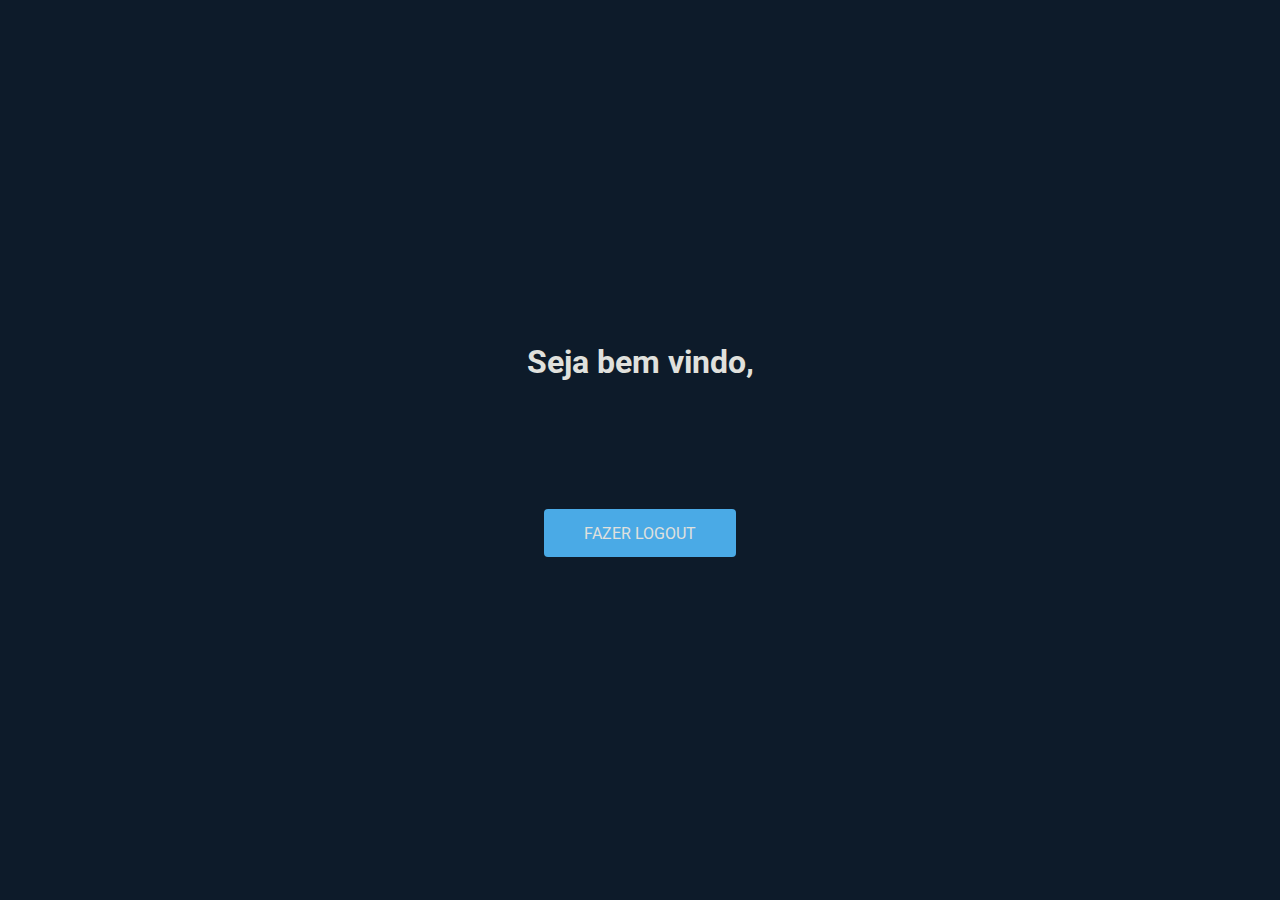
<file: home.html>
<!DOCTYPE html>
<html lang="en">
<head>
    <meta charset="UTF-8">
    <meta name="viewport" content="width=device-width, initial-scale=1.0" />
    <link rel="stylesheet" href="styles/home.css" />
    <link rel="preconnect" href="https://fonts.googleapis.com" />
    <link rel="preconnect" href="https://fonts.gstatic.com" crossorigin />
    <link href="https://fonts.googleapis.com/css2?family=Roboto:ital,wght@0,100;0,300;0,400;0,500;0,700;0,900;1,100;1,300;1,400;1,500;1,700;1,900&display=swap" rel="stylesheet" />
    <title>Home</title>
</head>
<body>
    <main>
        <h1 id="head">Seja bem vindo, </h1>

        <button id="logout-button">
            Fazer logout
        </button>
    </main>
</body>
<script src="scripts/home.js"></script>
</html>
</file>
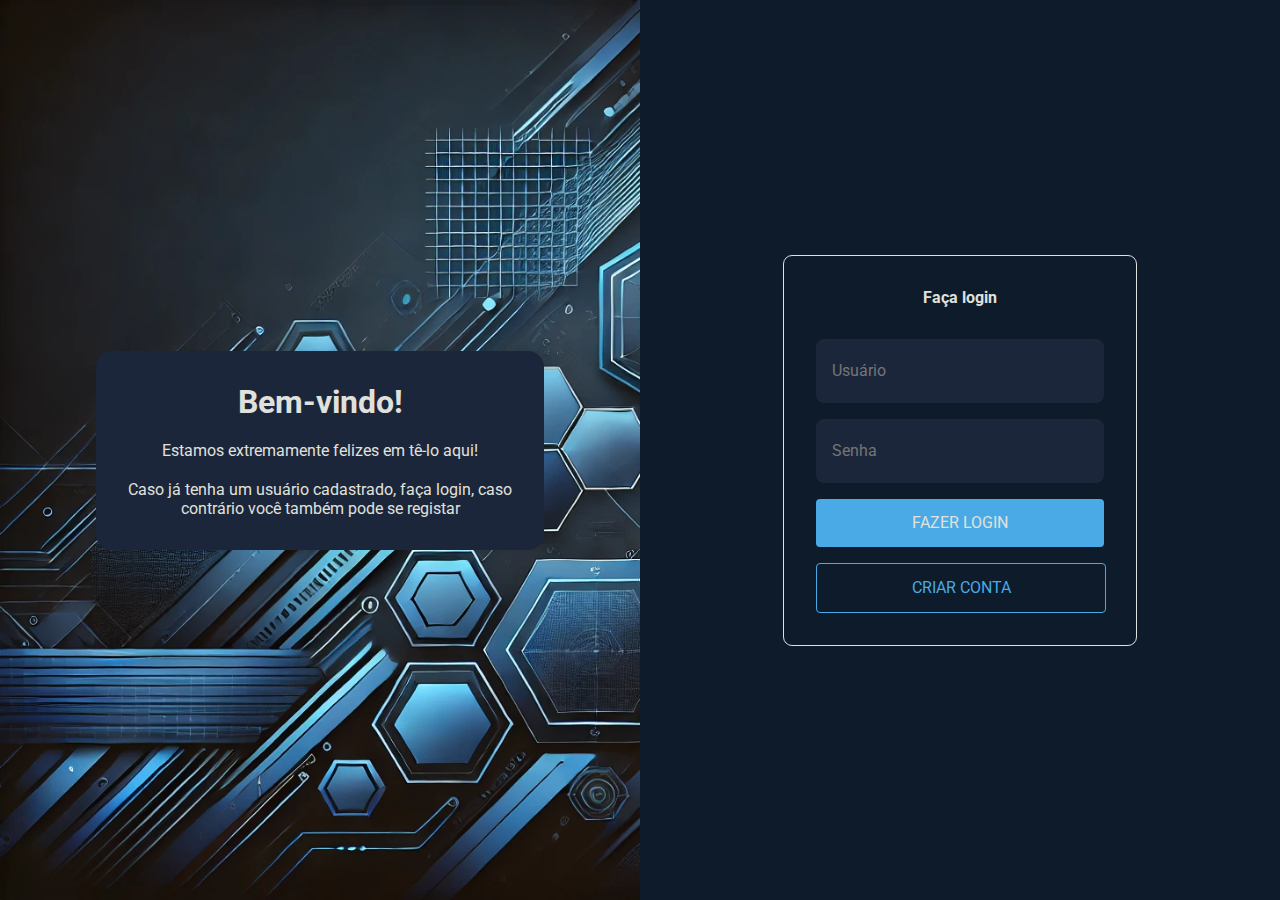
<file: login.html>
<!DOCTYPE html>
<html lang="en">
<head>
    <meta charset="UTF-8">
    <meta name="viewport" content="width=device-width, initial-scale=1.0" />
    <link rel="stylesheet" href="styles/login.css" />
    <link rel="preconnect" href="https://fonts.googleapis.com" />
    <link rel="preconnect" href="https://fonts.gstatic.com" crossorigin />
    <link href="https://fonts.googleapis.com/css2?family=Roboto:ital,wght@0,100;0,300;0,400;0,500;0,700;0,900;1,100;1,300;1,400;1,500;1,700;1,900&display=swap" rel="stylesheet" />
    <title>TCC</title>
</head>

<body>
  <main>
    <section>
      <div class="welcome-text">
        <h1>Bem-vindo!</h1>
        <p>Estamos extremamente felizes em tê-lo aqui!</p>
        <p>Caso já tenha um usuário cadastrado, faça login, caso contrário você também pode se registar</p>
      </div>
    </section>
    <section>
      <form>
        <div class="heading">
          <h4>Faça login</h4>
        </div>

        <div class="field">
          <input id="username" placeholder="Usuário" type="text">
        </div>
        
        <div class="field">
          <input id="password" placeholder="Senha" type="password">
        </div>

        <button id="login-button" type="button">
          Fazer Login
        </button>
        <button id="register-button" data-variant="outlined" type="button">
          Criar conta
        </button>
      </form>
    </section>

  </main>
</body>

<script src="scripts/login.js"></script>
</html>
</file>
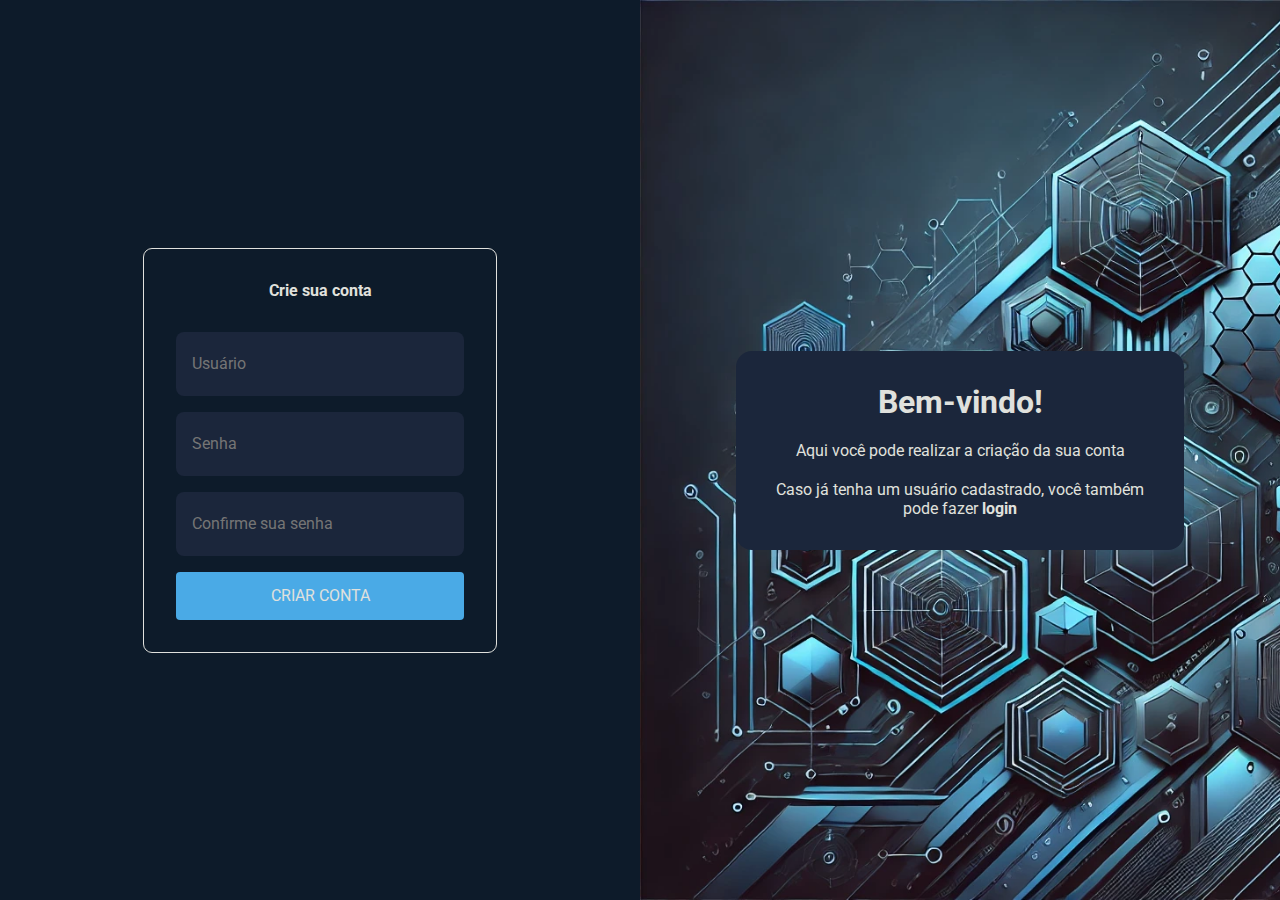
<file: register.html>
<!DOCTYPE html>
<html lang="en">
<head>
    <meta charset="UTF-8">
    <meta name="viewport" content="width=device-width, initial-scale=1.0" />
    <link rel="stylesheet" href="styles/register.css" />
    <link rel="preconnect" href="https://fonts.googleapis.com" />
    <link rel="preconnect" href="https://fonts.gstatic.com" crossorigin />
    <link href="https://fonts.googleapis.com/css2?family=Roboto:ital,wght@0,100;0,300;0,400;0,500;0,700;0,900;1,100;1,300;1,400;1,500;1,700;1,900&display=swap" rel="stylesheet" />
    <title>TCC</title>
</head>

<body>
  <main>
    <section>
      <form>
        <div class="heading">
          <h4>Crie sua conta</h4>
        </div>

        <div class="field">
          <input id="username" placeholder="Usuário" type="text">
        </div>
        
        <div class="field">
          <input id="password" placeholder="Senha" type="password">
        </div>
        
        <div class="field">
          <input id="confirm-password" placeholder="Confirme sua senha" type="password">
        </div>

        <button id="register-button" type="button">
          Criar conta
        </button>
      </form>
    </section>
    <section>
      <div class="welcome-text">
        <h1>Bem-vindo!</h1>
        <p>Aqui você pode realizar a criação da sua conta</p>
        <p>Caso já tenha um usuário cadastrado, você também pode fazer <a href="/login.html"><strong>login</strong></a>
      </div>
    </section>
  </main>
</body>

<script src="scripts/register.js"></script>
</html>
</file>
<file: styles/home.css>
:root {
  --background: #0D1B2A;
  --background-secondary: #1B263B;
  --border: #415A77;
  --button: #778DA9;
  --primary: #4aaae6;
  --text: #E0E1DD;
  --text-secondary: #A4B0C3;
  --success: #3D5A80;
}

body, html {
  margin: 0;
  width: 100vw;
  height: 100vh;
  display: flex;

  font-family: Roboto;
  font-size: 16px;
  font-weight: 400;
  color: var(--text); 

  background-color: var(--background);
}

p, span, h1, h2, h3, h4, h5, h6 {
  margin: 0;
}

main {
  height: 100%;
  width: 100%;

  display: flex;
  flex-direction: column;
  gap: 8rem;
  align-items: center;
  justify-content: center;
}

button {
  all: unset;
  width: 12rem;
  height: 3rem;

  background-color: var(--primary);
  border-radius: 4px;

  display: flex;
  align-items: center;
  justify-content: center;

  text-transform: uppercase;

  cursor: pointer;

  &:hover {
    filter: brightness(1.2);
  }

  &[data-variant="outlined"] {
    background-color: var(--background);
    color: var(--primary);
    border: 1px solid var(--primary);
  }
}
</file>
<file: styles/login.css>
:root {
  --background: #0D1B2A;
  --background-secondary: #1B263B;
  --border: #415A77;
  --button: #778DA9;
  --primary: #4aaae6;
  --text: #E0E1DD;
  --text-secondary: #A4B0C3;
  --success: #3D5A80;
}

body, html {
  margin: 0;
  width: 100vw;
  height: 100vh;
  display: flex;

  font-family: Roboto;
  font-size: 16px;
  font-weight: 400;
  color: var(--text); 

  background-color: var(--background);
}

p, span, h1, h2, h3, h4, h5, h6 {
  margin: 0;
}

button {
  all: unset;
  width: 100%;
  height: 3rem;

  background-color: var(--primary);
  border-radius: 4px;

  display: flex;
  align-items: center;
  justify-content: center;

  margin-top: auto;

  text-transform: uppercase;

  cursor: pointer;

  &:hover {
    filter: brightness(1.2);
  }

  &[data-variant="outlined"] {
    background-color: var(--background);
    color: var(--primary);
    border: 1px solid var(--primary);
  }
}

main {
  height: 100%;
  display: flex;
  flex: 1 0 0;

  section {
    display: flex;
    flex: 1 0 0;
    align-items: center;
    justify-content: center;

    form {
      display: flex;
      flex-direction: column;
      box-sizing: border-box;
      padding: 2rem;
      gap: 1rem;
      border-radius: 8px;
      outline: 1px solid var(--text);
    }

    &:first-child {
      background-color: var(--background-secondary);
      background-image: url("../assets/login.webp");
      background-repeat: no-repeat;
      background-size: cover;
    }
  }
}

.heading {
  display: flex;
  align-items: center;
  justify-content: center;
  margin-bottom: 1rem;
}

.field {
  position: relative;
  
  z-index: 1;

  width: 16rem;
  height: 2rem;

  background-color: var(--background-secondary);
  
  border-radius: 8px;
  
  padding: 1rem;

  input {
    all: unset;
    
    position: absolute;

    top: 50%;
    width: 100%;
    height: 100%;
    
    border: 0;
    padding: 0;
    outline: 0;
    
    transform: translateY(-50%);
    
    background-color: transparent;
  }

  &:focus-within {
    outline: 1px solid var(--text);
  }
}

.forgot-password {
  color: var(--text-secondary);
  text-transform: uppercase;
  font-size: 10px;
  margin-left: auto;

  cursor: pointer;
}

.welcome-text {
  padding: 2rem;
  border-radius: 16px;
  overflow: hidden;

  background-color: var(--background-secondary);

  font-size: 20;

  display: flex;
  flex-direction: column;
  gap: 1.25rem;
  width: 24rem;
  text-align: center;

  p {
    font-size: 16px;
  }
}
</file>
<file: styles/register.css>
:root {
  --background: #0D1B2A;
  --background-secondary: #1B263B;
  --border: #415A77;
  --button: #778DA9;
  --primary: #4aaae6;
  --text: #E0E1DD;
  --text-secondary: #A4B0C3;
  --success: #3D5A80;
}

body, html {
  margin: 0;
  width: 100vw;
  height: 100vh;
  display: flex;

  font-family: Roboto;
  font-size: 16px;
  font-weight: 400;
  color: var(--text); 

  background-color: var(--background);
}

p, span, h1, h2, h3, h4, h5, h6 {
  margin: 0;
}

button {
  all: unset;
  width: 100%;
  height: 3rem;

  background-color: var(--primary);
  border-radius: 4px;

  display: flex;
  align-items: center;
  justify-content: center;

  margin-top: auto;

  text-transform: uppercase;

  cursor: pointer;

  &:hover {
    filter: brightness(1.2);
  }

  &[data-variant="outlined"] {
    background-color: var(--background);
    color: var(--primary);
    border: 1px solid var(--primary);
  }
}

main {
  height: 100%;
  display: flex;
  flex: 1 0 0;

  section {
    display: flex;
    flex: 1 0 0;
    align-items: center;
    justify-content: center;

    form {
      display: flex;
      flex-direction: column;
      box-sizing: border-box;
      padding: 2rem;
      gap: 1rem;
      border-radius: 8px;
      outline: 1px solid var(--text);
    }

    &:last-child {
      background-color: var(--background-secondary);
      background-image: url("../assets/register.webp");
      background-repeat: no-repeat;
      background-size: cover;
    }
  }
}

.heading {
  display: flex;
  align-items: center;
  justify-content: center;
  margin-bottom: 1rem;
}

.field {
  position: relative;
  
  z-index: 1;

  width: 16rem;
  height: 2rem;

  background-color: var(--background-secondary);
  
  border-radius: 8px;
  
  padding: 1rem;

  input {
    all: unset;
    
    position: absolute;

    top: 50%;
    width: 100%;
    height: 100%;
    
    border: 0;
    padding: 0;
    outline: 0;
    
    transform: translateY(-50%);
    
    background-color: transparent;
  }

  &:focus-within {
    outline: 1px solid var(--text);
  }
}

.forgot-password {
  color: var(--text-secondary);
  text-transform: uppercase;
  font-size: 10px;
  margin-left: auto;

  cursor: pointer;
}

.welcome-text {
  padding: 2rem;
  border-radius: 16px;
  overflow: hidden;

  background-color: var(--background-secondary);

  font-size: 20;

  display: flex;
  flex-direction: column;
  gap: 1.25rem;
  width: 24rem;
  text-align: center;

  p {
    font-size: 16px;
    a {
      text-decoration: none;
      color: var(--text);
    }
  }

}
</file>
